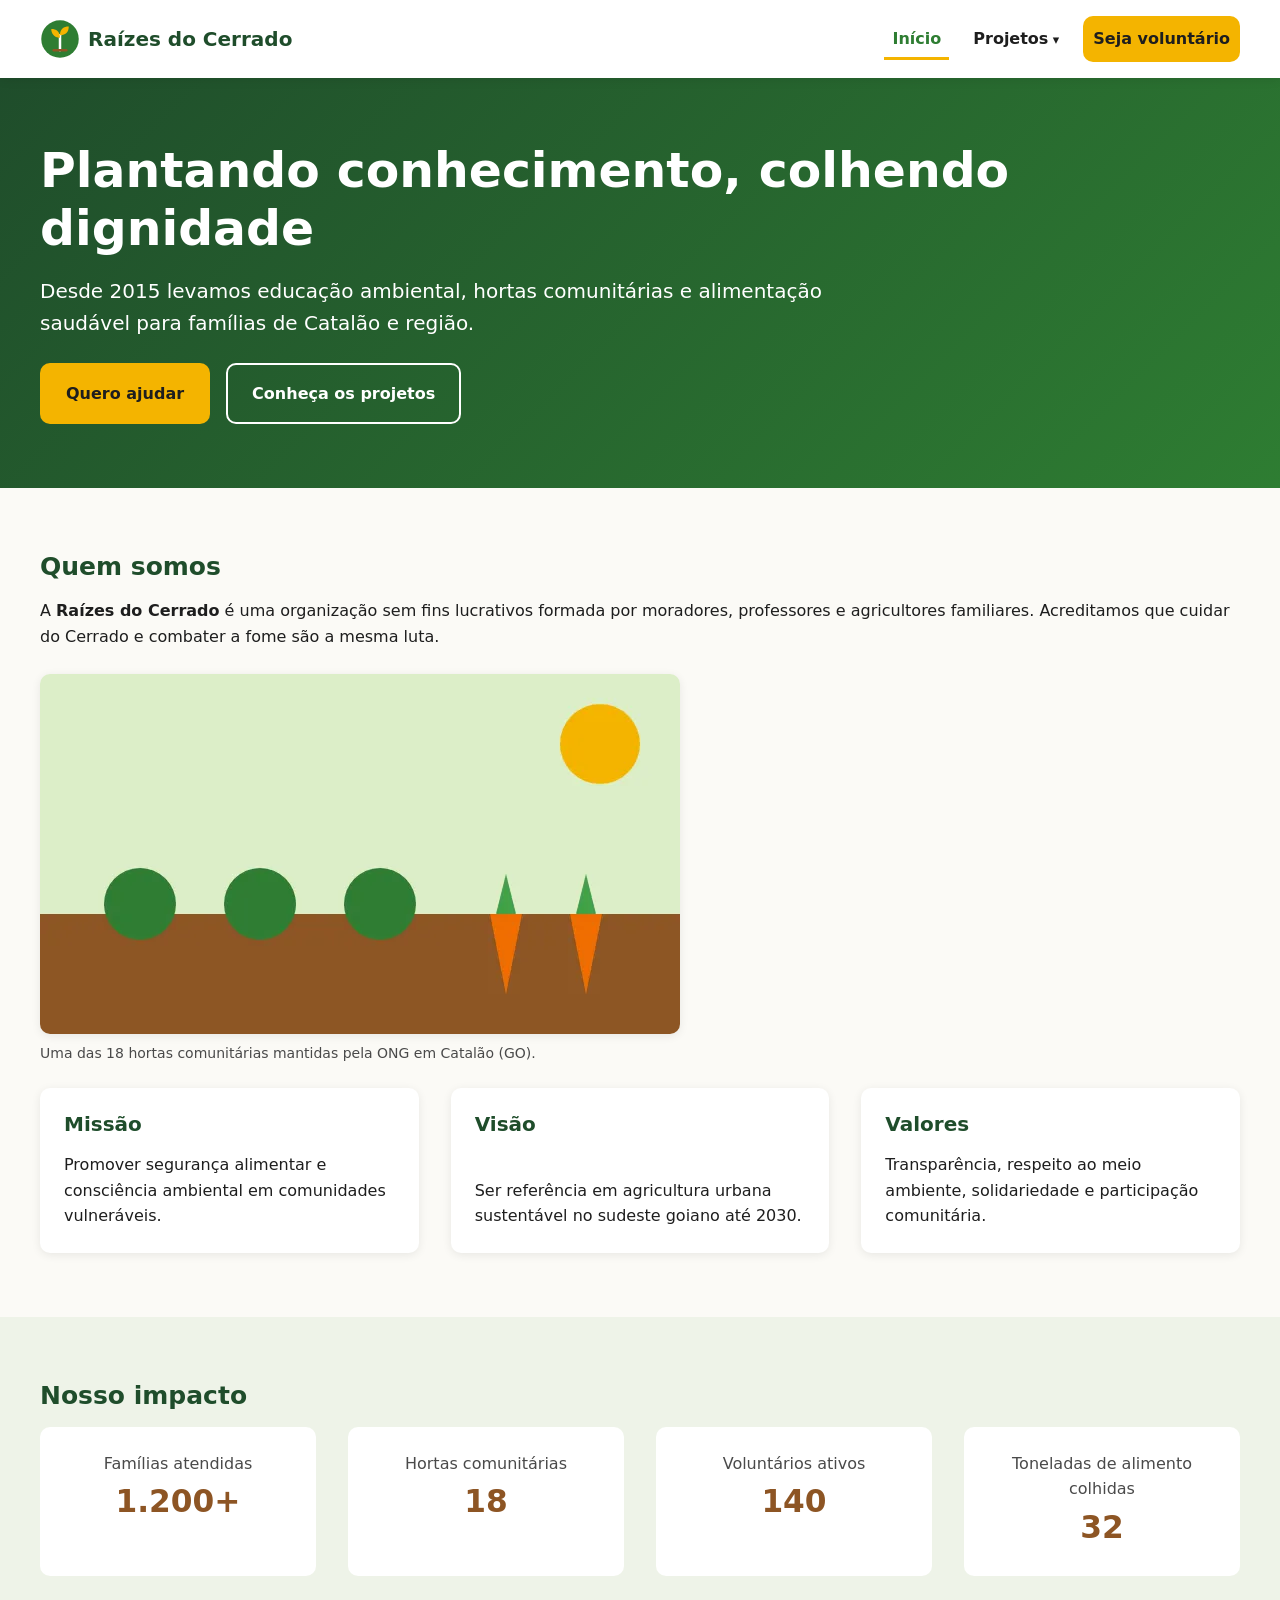
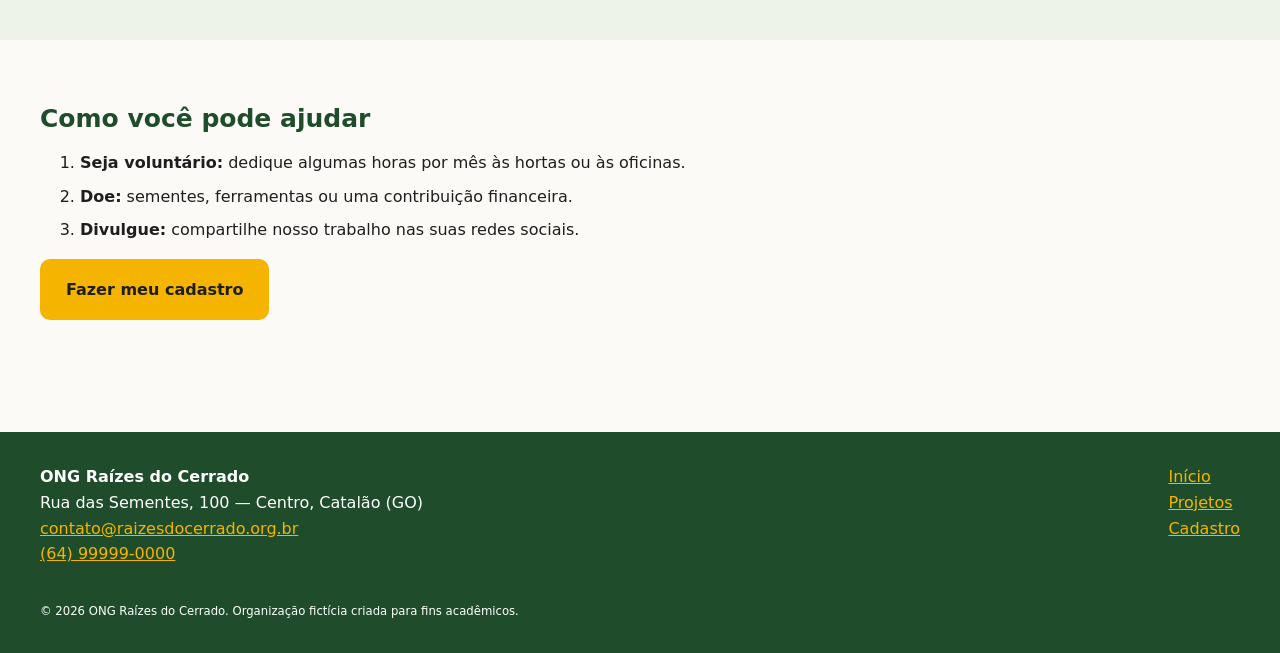
<file: index.html>
<!DOCTYPE html>
<html lang="pt-BR">
<head>
  <meta charset="UTF-8">
  <meta name="viewport" content="width=device-width, initial-scale=1.0">
  <meta name="description" content="ONG Raízes do Cerrado: educação ambiental, hortas comunitárias e segurança alimentar em Catalão (GO).">
  <title>Início | ONG Raízes do Cerrado</title>
  <link rel="icon" href="imagens/logo.svg" type="image/svg+xml">

  <!-- CSS em camadas: tokens do Design System → reset → estilos -->
  <link rel="stylesheet" href="css/tokens.css">
  <link rel="stylesheet" href="css/reset.css">
  <link rel="stylesheet" href="css/style.css">

  <!-- type="module": permite usar import/export entre os arquivos JS.
       Módulos já são carregados com "defer" automaticamente. -->
  <script type="module" src="js/main.js"></script>
</head>
<body>

  <!--
    CASCA DA SPA (Single Page Application)
    Este é o ÚNICO documento HTML completo do site. Cabeçalho e rodapé
    ficam fixos; o roteador (js/router.js) troca apenas o conteúdo do
    <main id="app"> ao navegar, carregando as views da pasta html/.
  -->
  <a class="pular-link" href="#app">Pular para o conteúdo principal</a>

  <header class="cabecalho">
    <div class="container cabecalho__interno">
      <a href="#/inicio" class="logo">
        <img src="imagens/logo.svg" alt="" width="40" height="40">
        <span>Raízes do Cerrado</span>
      </a>

      <nav aria-label="Menu principal">
        <button class="menu-toggle" type="button" aria-expanded="false" aria-controls="menu-principal">
          <span class="menu-toggle__barra" aria-hidden="true"></span>
          <span class="sr-only">Abrir menu de navegação</span>
        </button>
        <!-- data-rota: o roteador usa para marcar aria-current="page" no link ativo -->
        <ul class="menu" id="menu-principal">
          <li class="menu__item"><a href="#/inicio" data-rota="inicio">Início</a></li>
          <li class="menu__item menu__item--submenu">
            <a href="#/projetos" data-rota="projetos" aria-haspopup="true">Projetos</a>
            <ul class="submenu" aria-label="Projetos">
              <li><a href="#/projetos/hortas">Hortas Comunitárias</a></li>
              <li><a href="#/projetos/escola">Escola Viva do Cerrado</a></li>
              <li><a href="#/projetos/cozinha">Cozinha Solidária</a></li>
              <li><a href="#/projetos/titulo-participar">Como participar</a></li>
            </ul>
          </li>
          <li class="menu__item"><a href="#/cadastro" data-rota="cadastro" class="botao botao--pequeno">Seja voluntário</a></li>
        </ul>
      </nav>
    </div>
  </header>

  <!-- Área dinâmica: o roteador injeta aqui a view da rota atual.
       tabindex="-1" permite mover o foco para cá após cada navegação. -->
  <main id="app" tabindex="-1">
    <!-- Conteúdo exibido se o JavaScript estiver desligado -->
    <noscript>
      <div class="container secao">
        <p>Este site precisa de JavaScript ativado para funcionar.</p>
      </div>
    </noscript>
  </main>

  <footer class="rodape">
    <div class="container rodape__interno">
      <address>
        <strong>ONG Raízes do Cerrado</strong><br>
        Rua das Sementes, 100 — Centro, Catalão (GO)<br>
        <a href="mailto:contato@raizesdocerrado.org.br">contato@raizesdocerrado.org.br</a><br>
        <a href="tel:+5564999990000">(64)&nbsp;99999&#8209;0000</a>
      </address>
      <nav aria-label="Links do rodapé">
        <ul>
          <li><a href="#/inicio">Início</a></li>
          <li><a href="#/projetos">Projetos</a></li>
          <li><a href="#/cadastro">Cadastro</a></li>
        </ul>
      </nav>
      <p class="rodape__copy"><small>&copy; 2026 ONG Raízes do Cerrado. Organização fictícia criada para fins acadêmicos.</small></p>
    </div>
  </footer>

</body>
</html>
</file>
<file: css/tokens.css>
/* Design System — tokens (cores, tipografia, espaçamento)
   Única fonte de verdade visual do projeto. */
/* =========================================================
   1. TOKENS DO DESIGN SYSTEM
   ========================================================= */
:root {
  /* ---------- 1.1 Cores primárias (identidade: Cerrado / natureza) ---------- */
  --cor-primaria-900: #1f4d2b;   /* verde-escuro: títulos, rodapé, cabeçalho de tabela */
  --cor-primaria-700: #2e7d32;   /* verde: links, foco, bordas válidas */
  --cor-primaria-100: #eef3e8;   /* verde-claro: fundos de destaque, etiquetas */

  /* ---------- 1.2 Cores secundárias (ação e calor humano) ---------- */
  --cor-secundaria-500: #f4b400; /* amarelo-ipê: botões de ação (CTA), foco do teclado */
  --cor-secundaria-700: #8d5524; /* terra: números de impacto, valores de doação */
  --cor-secundaria-600: #d99e00; /* amarelo escurecido: botão em :hover */

  /* ---------- 1.3 Neutros ---------- */
  --cor-neutra-900: #1e1e1e;     /* texto principal */
  --cor-neutra-700: #4a4a4a;     /* texto secundário, legendas, ajudas */
  --cor-neutra-300: #7f8b75;     /* bordas de campos (3,5:1 sobre branco — WCAG 1.4.11) */
  --cor-neutra-200: #dcdcdc;     /* divisórias de tabela */
  --cor-neutra-50:  #fbfaf6;     /* fundo da página (off-white, cansa menos a vista) */
  --cor-neutra-0:   #ffffff;     /* superfícies: cartões, cabeçalho, campos */

  /* ---------- 1.4 Cores de feedback ---------- */
  --cor-erro: #b00020;
  --cor-sucesso: #2e7d32;
  --cor-erro-50: #fdecee;       /* fundo suave de campo inválido */
  --cor-sucesso-50: #edf7ee;    /* fundo suave de campo válido */
  --sombra-foco-erro: 0 0 0 3px rgb(176 0 32 / 0.25);
  --cor-info: #1a5fa8;          /* azul: informações neutras */
  --cor-info-50: #e8f1fb;
  --cor-aviso: #7a4f00;         /* âmbar escuro: texto de atenção (contraste AA) */
  --cor-aviso-50: #fff6dc;

  /* ---------- 1.5 Tipografia ---------- */
  --fonte-base: system-ui, -apple-system, "Segoe UI", Roboto, "Helvetica Neue", Arial, sans-serif;

  /* Escala modular "Terça Maior" (razão 1,25) a partir de 1rem = 16px */
  --fs-xs:  0.8rem;    /* 12,8px — etiquetas, textos legais */
  --fs-sm:  0.875rem;  /* 14px   — ajudas de formulário, legendas */
  --fs-base: 1rem;     /* 16px   — corpo do texto */
  --fs-md:  1.25rem;   /* 20px   — h3, subtítulos, texto de destaque */
  --fs-lg:  1.563rem;  /* 25px   — h2 (títulos de seção) */
  --fs-xl:  1.953rem;  /* 31px   — números de impacto */
  --fs-2xl: clamp(2rem, 1.4rem + 3vw, 3.052rem); /* 32→49px — h1 fluido */

  --peso-normal: 400;
  --peso-medio: 600;
  --peso-forte: 700;
  --peso-extra: 800;

  --altura-linha-texto: 1.6;   /* leitura confortável em parágrafos */
  --altura-linha-titulo: 1.2;  /* títulos mais compactos */
  --largura-leitura: 65ch;     /* linhas de 45–75 caracteres */

  /* ---------- 1.6 Espaçamento (escala de 8px, base 0,5rem) ---------- */
  --esp-1: 0.25rem;  /*  4px — ajustes finos */
  --esp-2: 0.5rem;   /*  8px — entre rótulo e campo */
  --esp-3: 1rem;     /* 16px — padrão entre elementos */
  --esp-4: 1.5rem;   /* 24px — padding de cartões, gap de grades */
  --esp-5: 2rem;     /* 32px — entre blocos */
  --esp-6: 3rem;     /* 48px — entre seções */
  --esp-7: 4rem;     /* 64px — hero */

  /* ---------- 1.7 Bordas, sombras, layout, movimento ---------- */
  --raio-sm: 6px;
  --raio-md: 10px;
  --raio-pilula: 999px;
  --borda-campo: 2px;

  --sombra-sm: 0 2px 10px rgb(0 0 0 / 0.08);
  --sombra-md: 0 6px 20px rgb(0 0 0 / 0.12);
  --sombra-foco: 0 0 0 3px rgb(46 125 50 / 0.25);

  --largura-max: 1100px;
  --largura-form: 720px;

  --transicao: 0.2s ease;
}
</file>
<file: css/style.css>
/* =========================================================
   ONG Raízes do Cerrado — Design System + folha de estilo
   Organização (ITCSS simplificado):
     tokens.css → reset.css → style.css (base, layout, componentes) → 4. Acessibilidade
     5. Layout → 6. Componentes → 7. Utilitários/preferências
   Nomenclatura de classes: BEM (bloco__elemento--modificador)
   Regra de ouro: nenhum componente usa cor, tamanho ou espaço "solto";
   tudo vem dos tokens abaixo.
   ========================================================= */

/* =========================================================
   3. BASE (elementos HTML puros)
   ========================================================= */
body {
  margin: 0;
  font-family: var(--fonte-base);
  font-size: var(--fs-base);
  line-height: var(--altura-linha-texto);
  color: var(--cor-neutra-900);
  background: var(--cor-neutra-50);
}

h1, h2, h3 {
  line-height: var(--altura-linha-titulo);
  color: var(--cor-primaria-900);
  margin: 0 0 var(--esp-3);
}
h1 { font-size: var(--fs-2xl); font-weight: var(--peso-extra); }
h2 { font-size: var(--fs-lg);  font-weight: var(--peso-forte); }
h3 { font-size: var(--fs-md);  font-weight: var(--peso-forte); }

p { margin: 0 0 var(--esp-3); }

a { color: var(--cor-primaria-700); }
a:hover { color: var(--cor-primaria-900); }

/* =========================================================
   4. ACESSIBILIDADE
   ========================================================= */
.sr-only {
  position: absolute; width: 1px; height: 1px;
  overflow: hidden; clip: rect(0 0 0 0); white-space: nowrap;
}

.pular-link {
  position: absolute; left: var(--esp-3); top: -100px; z-index: 100;
  background: var(--cor-secundaria-500); color: var(--cor-neutra-900);
  padding: var(--esp-2) var(--esp-3); border-radius: var(--raio-md);
}
.pular-link:focus { top: var(--esp-3); }

:focus-visible {
  outline: 3px solid var(--cor-secundaria-500);
  outline-offset: 2px;
}

/* =========================================================
   5. LAYOUT
   ========================================================= */
.container {
  width: min(100% - 2 * var(--esp-3), var(--largura-max));
  margin-inline: auto;
}

.secao { padding-block: var(--esp-6); }
.secao--destaque { background: var(--cor-primaria-100); }

/* ---------------------------------------------------------
   5.1 SISTEMA DE GRID DE 12 COLUNAS (Mobile First)
   Todo bloco que organiza conteúdo lado a lado usa a mesma
   grade de 12 colunas; os filhos "ocupam" N colunas (span).
   Breakpoints (variáveis CSS não funcionam dentro de @media,
   por isso ficam documentados aqui):
     xs  <  480px   celulares pequenos   (base, sem @media)
     sm  ≥  480px   celulares grandes
     md  ≥  768px   tablets
     lg  ≥ 1024px   notebooks
     xl  ≥ 1280px   desktops
     2xl ≥ 1536px   monitores panorâmicos
   --------------------------------------------------------- */
.grid-12,
.grade-2,
.grade-3,
.numeros,
.campo--duplo {
  display: grid;
  grid-template-columns: repeat(12, minmax(0, 1fr));
  gap: var(--esp-4);
}

/* Base (xs): todo filho ocupa as 12 colunas = 1 por linha */
.grid-12 > *,
.grade-2 > *,
.grade-3 > *,
.numeros > *,
.campo--duplo > * { grid-column: span 12; }

/* Classes utilitárias de coluna (usadas como .col-6, .col-md-4 etc.) */
.col-1 { grid-column: span 1; }  .col-2 { grid-column: span 2; }
.col-3 { grid-column: span 3; }  .col-4 { grid-column: span 4; }
.col-6 { grid-column: span 6; }  .col-8 { grid-column: span 8; }
.col-9 { grid-column: span 9; }  .col-12 { grid-column: span 12; }

/* ---------- Breakpoint 1 — sm ≥ 480px: celulares grandes ---------- */
@media (min-width: 480px) {
  .numeros > * { grid-column: span 6; }           /* números 2×2 */
  .col-sm-6 { grid-column: span 6; }
  .hero__acoes .botao { flex: 0 0 auto; }
}

/* ---------- Breakpoint 2 — md ≥ 768px: tablets ---------- */
@media (min-width: 768px) {
  .grade-2 > * { grid-column: span 6; }           /* 2 colunas */
  .grade-3 > * { grid-column: span 6; }           /* 2 colunas */
  .campo--duplo > :first-child { grid-column: span 8; } /* cidade 8/12 */
  .campo--duplo > :last-child  { grid-column: span 4; } /* estado 4/12 */
  .col-md-4 { grid-column: span 4; }
  .col-md-6 { grid-column: span 6; }
  .col-md-8 { grid-column: span 8; }
  .secao { padding-block: var(--esp-7); }
}

/* ---------- Breakpoint 3 — lg ≥ 1024px: notebooks ---------- */
@media (min-width: 1024px) {
  .grade-3 > * { grid-column: span 4; }           /* 3 colunas */
  .numeros > * { grid-column: span 3; }           /* 4 números numa linha */
  .col-lg-3 { grid-column: span 3; }
  .col-lg-4 { grid-column: span 4; }
  .col-lg-6 { grid-column: span 6; }
}

/* ---------- Breakpoint 4 — xl ≥ 1280px: desktops ---------- */
@media (min-width: 1280px) {
  :root { --largura-max: 1200px; }
  .grid-12, .grade-2, .grade-3, .numeros { gap: var(--esp-5); }
  .hero { padding-block: calc(var(--esp-7) + var(--esp-5)); }
}

/* ---------- Breakpoint 5 — 2xl ≥ 1536px: monitores panorâmicos ---------- */
@media (min-width: 1536px) {
  :root { --largura-max: 1320px; }
  html { font-size: 112.5%; }   /* 18px: toda a escala em rem cresce junto */
}

/* =========================================================
   6. COMPONENTES
   ========================================================= */

/* ---------- 6.1 Cabeçalho e menu ---------- */
.cabecalho {
  background: var(--cor-neutra-0);
  box-shadow: var(--sombra-sm);
  position: sticky; top: 0; z-index: 10;
}
.cabecalho__interno {
  display: flex; flex-wrap: wrap; gap: var(--esp-3);
  align-items: center; justify-content: space-between;
  padding-block: var(--esp-3);
}
.logo {
  display: flex; align-items: center; gap: var(--esp-2);
  font-weight: var(--peso-forte); font-size: var(--fs-md);
  color: var(--cor-primaria-900); text-decoration: none;
}
/* ---------- 6.1b Menu de navegação (Mobile First) ----------
   < 768px : menu escondido atrás do botão hambúrguer, abre como painel vertical
   ≥ 768px : menu horizontal com submenu (dropdown) em "Projetos"            */
.cabecalho__interno { position: relative; }

.menu {
  list-style: none; margin: 0; padding: 0;
  display: flex; flex-direction: column; gap: var(--esp-2);
  /* Painel móvel: posicionado abaixo do cabeçalho, escondido por padrão */
  position: absolute; top: 100%; left: 0; right: 0;
  background: var(--cor-neutra-0);
  padding: var(--esp-3);
  box-shadow: var(--sombra-md);
  /* Escondido de forma acessível: visibility tira do Tab e do leitor de tela */
  visibility: hidden; opacity: 0; transform: translateY(-8px);
  transition: opacity var(--transicao), transform var(--transicao), visibility var(--transicao);
}
.menu.menu--aberto { visibility: visible; opacity: 1; transform: translateY(0); }

.menu a { display: block; padding: var(--esp-2); text-decoration: none; font-weight: var(--peso-medio); color: var(--cor-neutra-900); }
.menu a:hover { color: var(--cor-primaria-700); }
.menu a[aria-current="page"]:not(.botao) {
  color: var(--cor-primaria-700);
  box-shadow: inset 0 -3px 0 var(--cor-secundaria-500);
}
.menu .botao { text-align: center; }

/* Submenu no celular: aparece "aberto" e recuado dentro do painel */
.submenu { list-style: none; margin: 0; padding: 0 0 0 var(--esp-3); border-left: 3px solid var(--cor-primaria-100); }
.submenu a { font-weight: var(--peso-normal); font-size: var(--fs-sm); }

/* Botão hambúrguer: três barras feitas com um <span> e seus ::before/::after */
.menu-toggle {
  display: inline-flex; align-items: center; justify-content: center;
  width: 44px; height: 44px;           /* área de toque mínima recomendada */
  background: transparent; border: var(--borda-campo) solid var(--cor-neutra-300);
  border-radius: var(--raio-sm); cursor: pointer;
}
.menu-toggle__barra,
.menu-toggle__barra::before,
.menu-toggle__barra::after {
  display: block; position: relative;
  width: 22px; height: 3px; border-radius: 2px;
  background: var(--cor-primaria-900);
  transition: transform var(--transicao), background-color var(--transicao);
}
.menu-toggle__barra::before,
.menu-toggle__barra::after { content: ""; position: absolute; left: 0; }
.menu-toggle__barra::before { top: -7px; }
.menu-toggle__barra::after  { top: 7px; }
/* Aberto: as três barras viram um "X" */
.menu-toggle[aria-expanded="true"] .menu-toggle__barra { background: transparent; }
.menu-toggle[aria-expanded="true"] .menu-toggle__barra::before { transform: translateY(7px) rotate(45deg); }
.menu-toggle[aria-expanded="true"] .menu-toggle__barra::after  { transform: translateY(-7px) rotate(-45deg); }

/* ≥ 768px: menu horizontal + dropdown */
@media (min-width: 768px) {
  .menu-toggle { display: none; }

  .menu {
    position: static; flex-direction: row; align-items: center; gap: var(--esp-3);
    padding: 0; background: none; box-shadow: none;
    visibility: visible; opacity: 1; transform: none;
  }

  .menu__item--submenu { position: relative; }
  .menu__item--submenu > a::after { content: " ▾"; font-size: var(--fs-xs); }

  /* Submenu escondido na resolução padrão */
  .submenu {
    position: absolute; top: 100%; left: 0; z-index: 20;
    min-width: 230px; padding: var(--esp-2) 0;
    background: var(--cor-neutra-0); border: 0;
    border-radius: var(--raio-md); box-shadow: var(--sombra-md);
    visibility: hidden; opacity: 0; transform: translateY(8px);
    transition: opacity var(--transicao), transform var(--transicao), visibility var(--transicao);
  }
  .submenu a { padding: var(--esp-2) var(--esp-3); font-size: var(--fs-base); }
  .submenu a:hover { background: var(--cor-primaria-100); }

  /* Aparece com o mouse (:hover) OU com o teclado (:focus-within) */
  .menu__item--submenu:hover > .submenu,
  .menu__item--submenu:focus-within > .submenu {
    visibility: visible; opacity: 1; transform: translateY(0);
  }
}

/* ---------- 6.2 Hero ---------- */
.hero {
  background: linear-gradient(135deg, var(--cor-primaria-900), var(--cor-primaria-700));
  color: var(--cor-neutra-0);
  padding-block: var(--esp-7);
}
.hero h1 { color: var(--cor-neutra-0); }
.hero__texto { font-size: var(--fs-md); max-width: var(--largura-leitura); }
.hero__acoes { display: flex; flex-wrap: wrap; gap: var(--esp-3); margin-top: var(--esp-4); }
.hero--compacto { padding-block: var(--esp-6); }

/* ---------- 6.3 Botões ---------- */
.botao {
  display: inline-block;
  background: var(--cor-secundaria-500); color: var(--cor-neutra-900);
  font: inherit; font-weight: var(--peso-forte); font-size: var(--fs-base);
  padding: var(--esp-3) var(--esp-4);
  border: var(--borda-campo) solid transparent; border-radius: var(--raio-md);
  text-decoration: none; cursor: pointer;
  transition: background-color var(--transicao), transform var(--transicao),
              box-shadow var(--transicao), opacity var(--transicao);
}
/* :hover — o botão "sobe" 2px, ganha sombra maior e escurece levemente */
.botao:hover {
  background: var(--cor-secundaria-600);
  transform: translateY(-2px);
  box-shadow: var(--sombra-md);
}
/* :focus-visible — anel duplo (branco + verde) que aparece só na navegação por teclado */
.botao:focus-visible {
  outline: 3px solid var(--cor-primaria-900);
  outline-offset: 2px;
  box-shadow: 0 0 0 2px var(--cor-neutra-0);
}
/* :active — no clique o botão "afunda": volta à posição e a sombra diminui */
.botao:active {
  transform: translateY(1px);
  box-shadow: var(--sombra-sm);
}
/* :disabled — aparência apagada, cursor de bloqueio e sem animações */
.botao:disabled,
.botao[aria-disabled="true"] {
  opacity: 0.5;
  cursor: not-allowed;
  transform: none;
  box-shadow: none;
  pointer-events: none;
}

/* Variante secundária (contorno) */
.botao--secundario { background: transparent; border-color: currentColor; color: inherit; }
.botao--secundario:hover { background: rgb(255 255 255 / 0.12); }
.formulario .botao--secundario:hover,
.cartao .botao--secundario:hover { background: var(--cor-primaria-100); }
.botao--pequeno { padding: var(--esp-2) var(--esp-3); }

/* ---------- 6.4 Cartões ---------- */
.cartao {
  background: var(--cor-neutra-0);
  border-radius: var(--raio-md);
  box-shadow: var(--sombra-sm);
  padding: var(--esp-4);
  transition: box-shadow var(--transicao);
}
.cartao:hover { box-shadow: var(--sombra-md); }
/* Flexbox vertical: o cartão vira uma coluna e o último parágrafo
   (onde fica o botão de ação) é empurrado para o rodapé do cartão.
   Assim, cartões vizinhos de alturas iguais (grid) alinham os botões. */
.cartao { display: flex; flex-direction: column; }
.cartao > p:last-child { margin-top: auto; margin-bottom: 0; }
.cartao--projeto figure { margin: calc(-1 * var(--esp-4)) calc(-1 * var(--esp-4)) var(--esp-3); }
.cartao--projeto img { width: 100%; border-radius: var(--raio-md) var(--raio-md) 0 0; }
.cartao--projeto figcaption {
  font-size: var(--fs-sm); color: var(--cor-neutra-700);
  padding: var(--esp-2) var(--esp-4) 0;
}
.etiqueta {
  display: inline-block; margin: 0 0 var(--esp-2);
  background: var(--cor-primaria-100); color: var(--cor-primaria-900);
  font-size: var(--fs-xs); font-weight: var(--peso-forte);
  padding: var(--esp-1) var(--esp-2); border-radius: var(--raio-pilula);
}

/* ---------- 6.5 Números de impacto ---------- */
.numeros { margin: 0; } /* grade de 12 colunas definida na seção 5.1 */
.numeros div {
  background: var(--cor-neutra-0); border-radius: var(--raio-md);
  padding: var(--esp-4); text-align: center;
}
.numeros dt { color: var(--cor-neutra-700); }
.numeros dd {
  margin: 0; font-size: var(--fs-xl); font-weight: var(--peso-extra);
  color: var(--cor-secundaria-700);
}

.lista-passos li { margin-bottom: var(--esp-2); }

/* ---------- 6.6 Imagem de destaque ---------- */
.foto-destaque { margin: var(--esp-4) 0; max-width: 640px; }
.foto-destaque img { width: 100%; border-radius: var(--raio-md); box-shadow: var(--sombra-sm); }
.foto-destaque figcaption { font-size: var(--fs-sm); color: var(--cor-neutra-700); margin-top: var(--esp-2); }

/* ---------- 6.7 Lista de doação ---------- */
.lista-doacao { display: grid; grid-template-columns: auto 1fr; gap: var(--esp-2) var(--esp-3); }
.lista-doacao dt { font-weight: var(--peso-extra); color: var(--cor-secundaria-700); }
.lista-doacao dd { margin: 0; }

/* ---------- 6.8 Tabela ---------- */
.tabela-rolagem { overflow-x: auto; }
table { width: 100%; border-collapse: collapse; background: var(--cor-neutra-0); }
caption { text-align: left; font-weight: var(--peso-medio); padding-bottom: var(--esp-2); }
th, td { padding: var(--esp-3); border-bottom: 1px solid var(--cor-neutra-200); text-align: left; }
thead th { background: var(--cor-primaria-900); color: var(--cor-neutra-0); }

/* ---------- 6.9 Formulário ---------- */
.formulario { max-width: var(--largura-form); }
fieldset {
  border: 1px solid var(--cor-neutra-300); border-radius: var(--raio-md);
  padding: var(--esp-4); margin: 0 0 var(--esp-4);
  background: var(--cor-neutra-0);
}
legend {
  font-weight: var(--peso-forte); font-size: var(--fs-md);
  color: var(--cor-primaria-900); padding-inline: var(--esp-2);
}

.campo { display: flex; flex-direction: column; gap: var(--esp-2); margin-bottom: var(--esp-3); }
.campo--duplo { display: grid; margin-bottom: var(--esp-3); } /* 8/4 colunas a partir de 768px (seção 5.1) */
.campo--duplo > div { display: flex; flex-direction: column; gap: var(--esp-2); }

label { font-weight: var(--peso-medio); }
.ajuda { color: var(--cor-neutra-700); font-size: var(--fs-sm); margin: 0; }

input, select, textarea {
  font: inherit;
  padding: var(--esp-2) var(--esp-3);
  border: var(--borda-campo) solid var(--cor-neutra-300); border-radius: var(--raio-sm);
  background: var(--cor-neutra-0);
}
input:focus, select:focus, textarea:focus {
  border-color: var(--cor-primaria-700);
  box-shadow: var(--sombra-foco);
  outline: none;
}

input, select, textarea { transition: border-color var(--transicao), box-shadow var(--transicao), background-color var(--transicao); }
input:hover, select:hover, textarea:hover { border-color: var(--cor-primaria-700); }

/* Feedback de validação (controlado pelo JavaScript em js/modules/validacao.js)
   aria-invalid="true"  → erro: borda e fundo vermelhos + mensagem abaixo
   aria-invalid="false" → válido: borda e fundo verdes
   Sem o atributo       → campo ainda não avaliado (aparência neutra)
   A cor nunca é o único sinal: a mensagem de erro aparece em texto. */
[aria-invalid="true"]:is(input, select, textarea) {
  border-color: var(--cor-erro);
  background-color: var(--cor-erro-50);
}
[aria-invalid="true"]:is(input, select, textarea):focus { box-shadow: var(--sombra-foco-erro); }
[aria-invalid="false"]:is(input:not([type="checkbox"], [type="radio"]), select, textarea) {
  border-color: var(--cor-sucesso);
  background-color: var(--cor-sucesso-50);
}
input[type="radio"][aria-invalid="true"],
input[type="checkbox"][aria-invalid="true"] { outline: 2px solid var(--cor-erro); outline-offset: 2px; }

.mensagem-erro {
  margin: var(--esp-1) 0 0;
  color: var(--cor-erro);
  font-size: var(--fs-sm);
  font-weight: var(--peso-medio);
}
.mensagem-erro:empty { display: none; }
.mensagem-erro::before { content: "✕ "; }

/* Campo desabilitado */
input:disabled, select:disabled, textarea:disabled {
  background: var(--cor-neutra-50); color: var(--cor-neutra-700); cursor: not-allowed; opacity: 0.7;
}

.opcoes { display: flex; flex-wrap: wrap; gap: var(--esp-3) var(--esp-4); }
.opcoes label,
.campo--termo label { font-weight: var(--peso-normal); display: flex; align-items: center; gap: var(--esp-2); }
input[type="radio"],
input[type="checkbox"] { width: 1.15rem; height: 1.15rem; accent-color: var(--cor-primaria-700); }
input[type="range"] { accent-color: var(--cor-primaria-700); padding: 0; border: 0; }

.formulario__acoes { display: flex; flex-wrap: wrap; gap: var(--esp-3); }

/* ---------- 6.10 Rodapé ---------- */
.rodape {
  background: var(--cor-primaria-900); color: var(--cor-neutra-0);
  padding-block: var(--esp-5); margin-top: var(--esp-5);
}
.rodape a { color: var(--cor-secundaria-500); }
.rodape__interno { display: flex; flex-wrap: wrap; gap: var(--esp-5); justify-content: space-between; }
.rodape address { font-style: normal; }
.rodape ul { list-style: none; padding: 0; margin: 0; }
.rodape__copy { flex-basis: 100%; margin: 0; font-size: var(--fs-sm); }


/* =========================================================
   6.11 COMPONENTES DE FEEDBACK
   Padrão de variantes (igual em badge, alerta e toast):
     --sucesso | --info | --aviso | --erro
   Fundo claro + texto escuro da mesma família = contraste AA.
   ========================================================= */

/* ---------- Badges (etiquetas de categoria/status) ---------- */
.badges { list-style: none; margin: 0 0 var(--esp-2); padding: 0; display: flex; flex-wrap: wrap; gap: var(--esp-2); }
.badge {
  display: inline-flex; align-items: center; gap: var(--esp-1);
  font-size: var(--fs-xs); font-weight: var(--peso-forte); line-height: 1.4;
  padding: var(--esp-1) var(--esp-2);
  border-radius: var(--raio-pilula);
  background: var(--cor-neutra-50); color: var(--cor-neutra-900);
  border: 1px solid currentColor;
}
.badge--sucesso { background: var(--cor-sucesso-50); color: var(--cor-primaria-900); }
.badge--info    { background: var(--cor-info-50);    color: var(--cor-info); }
.badge--aviso   { background: var(--cor-aviso-50);   color: var(--cor-aviso); }
.badge--erro    { background: var(--cor-erro-50);    color: var(--cor-erro); }
.badge--destaque { background: var(--cor-secundaria-500); color: var(--cor-neutra-900); border-color: transparent; }

/* ---------- Alertas (mensagens fixas na página) ---------- */
.alerta {
  display: flex; gap: var(--esp-3); align-items: flex-start;
  padding: var(--esp-3) var(--esp-4);
  margin: 0 0 var(--esp-4);
  border-left: 6px solid currentColor;
  border-radius: var(--raio-sm);
  background: var(--cor-neutra-0); color: var(--cor-neutra-900);
}
.alerta__icone { font-size: var(--fs-md); line-height: 1; flex: 0 0 1.5rem; text-align: center; }
.alerta__titulo { display: block; font-weight: var(--peso-forte); margin-bottom: var(--esp-1); }
.alerta p { margin: 0; color: var(--cor-neutra-900); }
.alerta--sucesso { background: var(--cor-sucesso-50); color: var(--cor-primaria-900); }
.alerta--info    { background: var(--cor-info-50);    color: var(--cor-info); }
.alerta--aviso   { background: var(--cor-aviso-50);   color: var(--cor-aviso); }
.alerta--erro    { background: var(--cor-erro-50);    color: var(--cor-erro); }

/* ---------- Toast (notificação temporária, não bloqueia a tela) ---------- */
.toast-area {
  position: fixed; z-index: 1000;
  right: var(--esp-3); bottom: var(--esp-3); left: var(--esp-3);
  display: flex; flex-direction: column; align-items: flex-end; gap: var(--esp-2);
  pointer-events: none;            /* a área não bloqueia cliques na página */
}
.toast {
  pointer-events: auto;
  display: flex; align-items: center; gap: var(--esp-3);
  width: min(100%, 380px);
  padding: var(--esp-3) var(--esp-4);
  background: var(--cor-neutra-900); color: var(--cor-neutra-0);
  border-left: 6px solid var(--cor-secundaria-500);
  border-radius: var(--raio-md); box-shadow: var(--sombra-md);
  animation: toast-entrada 0.25s ease-out;
}
.toast > [aria-hidden="true"] { flex: 0 0 1.25rem; text-align: center; }
.toast--sucesso { border-left-color: #6fcf73; }
.toast--info    { border-left-color: #7fb3ea; }
.toast--aviso   { border-left-color: var(--cor-secundaria-500); }
.toast--erro    { border-left-color: #ff6b81; }
.toast__fechar {
  margin-left: auto; background: none; border: 0; color: inherit;
  font-size: var(--fs-md); cursor: pointer; padding: var(--esp-1);
}
.toast--saindo { animation: toast-saida 0.25s ease-in forwards; }
@keyframes toast-entrada { from { opacity: 0; transform: translateY(16px); } to { opacity: 1; transform: translateY(0); } }
@keyframes toast-saida   { to   { opacity: 0; transform: translateY(16px); } }
@media (min-width: 768px) { .toast-area { left: auto; } }

/* ---------- Modal (elemento nativo <dialog>) ---------- */
.modal {
  width: min(calc(100% - 2rem), 480px);
  padding: 0; border: 0;
  border-radius: var(--raio-md); box-shadow: var(--sombra-md);
  color: var(--cor-neutra-900);
}
.modal::backdrop { background: rgb(31 77 43 / 0.6); backdrop-filter: blur(2px); }
.modal[open] { animation: toast-entrada 0.25s ease-out; }
.modal__cabecalho {
  display: flex; align-items: center; gap: var(--esp-2);
  padding: var(--esp-4) var(--esp-4) 0;
}
.modal__cabecalho h2 { margin: 0; font-size: var(--fs-lg); }
.modal__corpo { padding: var(--esp-3) var(--esp-4); }
.modal__acoes {
  display: flex; justify-content: flex-end; gap: var(--esp-3);
  padding: 0 var(--esp-4) var(--esp-4); margin: 0;
}

/* ---------- Guia de componentes ---------- */
.vitrine { display: flex; flex-wrap: wrap; gap: var(--esp-3); align-items: center; margin-bottom: var(--esp-4); }
.vitrine code { background: var(--cor-primaria-100); padding: 0 var(--esp-1); border-radius: var(--raio-sm); }

/* =========================================================
   7. PREFERÊNCIAS DO USUÁRIO
   ========================================================= */
@media (prefers-reduced-motion: reduce) {
  * { transition: none !important; animation: none !important; }
}

/* =========================================================
   8. SPA — componentes da Experiência III
   ========================================================= */

/* Animação suave ao trocar de view */
.view-entrando { animation: view-entrada 0.3s ease-out; }
@keyframes view-entrada { from { opacity: 0; transform: translateY(8px); } to { opacity: 1; transform: none; } }
#app:focus { outline: none; }
h1[tabindex="-1"]:focus { outline: none; }

/* Filtros de categoria (chips) — aria-pressed indica o ativo */
.filtros { display: flex; flex-wrap: wrap; gap: var(--esp-2); margin-bottom: var(--esp-4); }
.filtro {
  font: inherit; font-size: var(--fs-sm); font-weight: var(--peso-medio);
  padding: var(--esp-2) var(--esp-3);
  border: var(--borda-campo) solid var(--cor-primaria-700); border-radius: var(--raio-pilula);
  background: var(--cor-neutra-0); color: var(--cor-primaria-900); cursor: pointer;
  transition: background-color var(--transicao), color var(--transicao);
}
.filtro:hover { background: var(--cor-primaria-100); }
.filtro[aria-pressed="true"] { background: var(--cor-primaria-700); color: var(--cor-neutra-0); }

/* Lista de cadastros salvos no localStorage */
.lista-cadastros { list-style: none; margin: 0; padding: 0; display: grid; gap: var(--esp-3); }
.item-cadastro {
  display: flex; flex-wrap: wrap; gap: var(--esp-3); align-items: center; justify-content: space-between;
  padding: var(--esp-3) var(--esp-4);
  background: var(--cor-neutra-0); border-radius: var(--raio-md); box-shadow: var(--sombra-sm);
}
.item-cadastro .badges { margin: var(--esp-1) 0; }
.estado-vazio {
  padding: var(--esp-4); text-align: center; color: var(--cor-neutra-700);
  border: 2px dashed var(--cor-neutra-300); border-radius: var(--raio-md);
}
</file>
